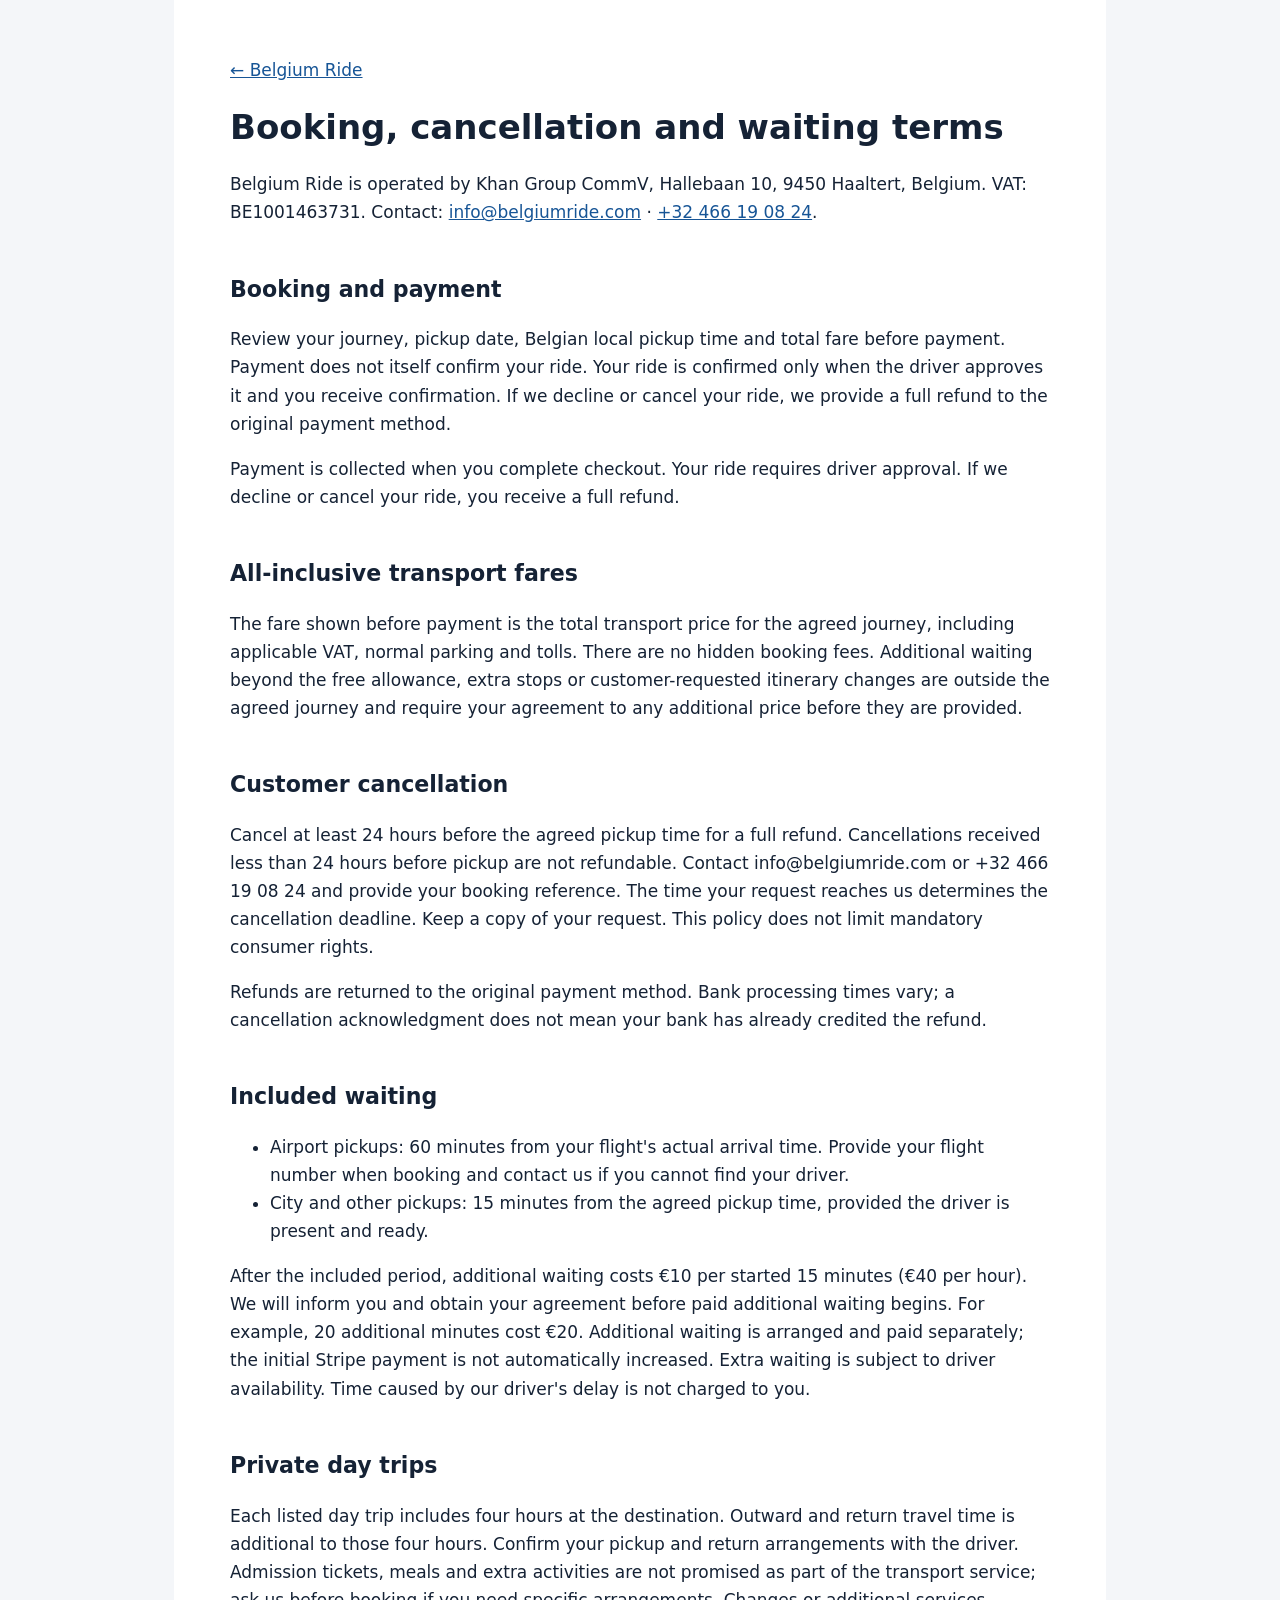
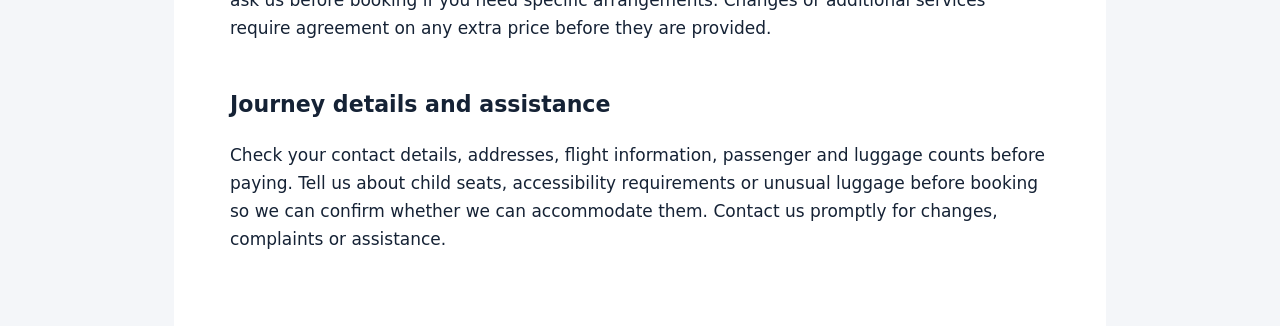
<file: booking-terms.html>
<!doctype html><html lang="en"><head><meta charset="utf-8"><meta name="viewport" content="width=device-width,initial-scale=1"><title>Booking & Cancellation Terms | Belgium Ride</title><link rel="canonical" href="https://belgiumride.com/booking-terms.html"><style>body{font:17px/1.65 system-ui,sans-serif;color:#152235;background:#f4f6f9;margin:0}main{max-width:820px;margin:auto;background:white;padding:clamp(22px,5vw,56px)}a{color:#175596}h1{line-height:1.2}h2{margin-top:2em;font-size:1.3em}</style></head><body><main><a href="/">← Belgium Ride</a><h1>Booking, cancellation and waiting terms</h1>
<p>Belgium Ride is operated by Khan Group CommV, Hallebaan 10, 9450 Haaltert, Belgium. VAT: BE1001463731. Contact: <a href="mailto:info@belgiumride.com">info@belgiumride.com</a> · <a href="tel:+32466190824">+32 466 19 08 24</a>.</p>
<h2>Booking and payment</h2><p>Review your journey, pickup date, Belgian local pickup time and total fare before payment. Payment does not itself confirm your ride. Your ride is confirmed only when the driver approves it and you receive confirmation. If we decline or cancel your ride, we provide a full refund to the original payment method.</p><p>Payment is collected when you complete checkout. Your ride requires driver approval. If we decline or cancel your ride, you receive a full refund.</p>
<h2>All-inclusive transport fares</h2><p>The fare shown before payment is the total transport price for the agreed journey, including applicable VAT, normal parking and tolls. There are no hidden booking fees. Additional waiting beyond the free allowance, extra stops or customer-requested itinerary changes are outside the agreed journey and require your agreement to any additional price before they are provided.</p><h2>Customer cancellation</h2><p>Cancel at least 24 hours before the agreed pickup time for a full refund. Cancellations received less than 24 hours before pickup are not refundable. Contact info@belgiumride.com or +32 466 19 08 24 and provide your booking reference. The time your request reaches us determines the cancellation deadline. Keep a copy of your request. This policy does not limit mandatory consumer rights.</p><p>Refunds are returned to the original payment method. Bank processing times vary; a cancellation acknowledgment does not mean your bank has already credited the refund.</p>
<h2>Included waiting</h2><ul><li>Airport pickups: 60 minutes from your flight's actual arrival time. Provide your flight number when booking and contact us if you cannot find your driver.</li><li>City and other pickups: 15 minutes from the agreed pickup time, provided the driver is present and ready.</li></ul><p>After the included period, additional waiting costs €10 per started 15 minutes (€40 per hour). We will inform you and obtain your agreement before paid additional waiting begins. For example, 20 additional minutes cost €20. Additional waiting is arranged and paid separately; the initial Stripe payment is not automatically increased. Extra waiting is subject to driver availability. Time caused by our driver's delay is not charged to you.</p>
<h2>Private day trips</h2><p>Each listed day trip includes four hours at the destination. Outward and return travel time is additional to those four hours. Confirm your pickup and return arrangements with the driver. Admission tickets, meals and extra activities are not promised as part of the transport service; ask us before booking if you need specific arrangements. Changes or additional services require agreement on any extra price before they are provided.</p>
<h2>Journey details and assistance</h2><p>Check your contact details, addresses, flight information, passenger and luggage counts before paying. Tell us about child seats, accessibility requirements or unusual luggage before booking so we can confirm whether we can accommodate them. Contact us promptly for changes, complaints or assistance.</p></main></body></html>
</file>
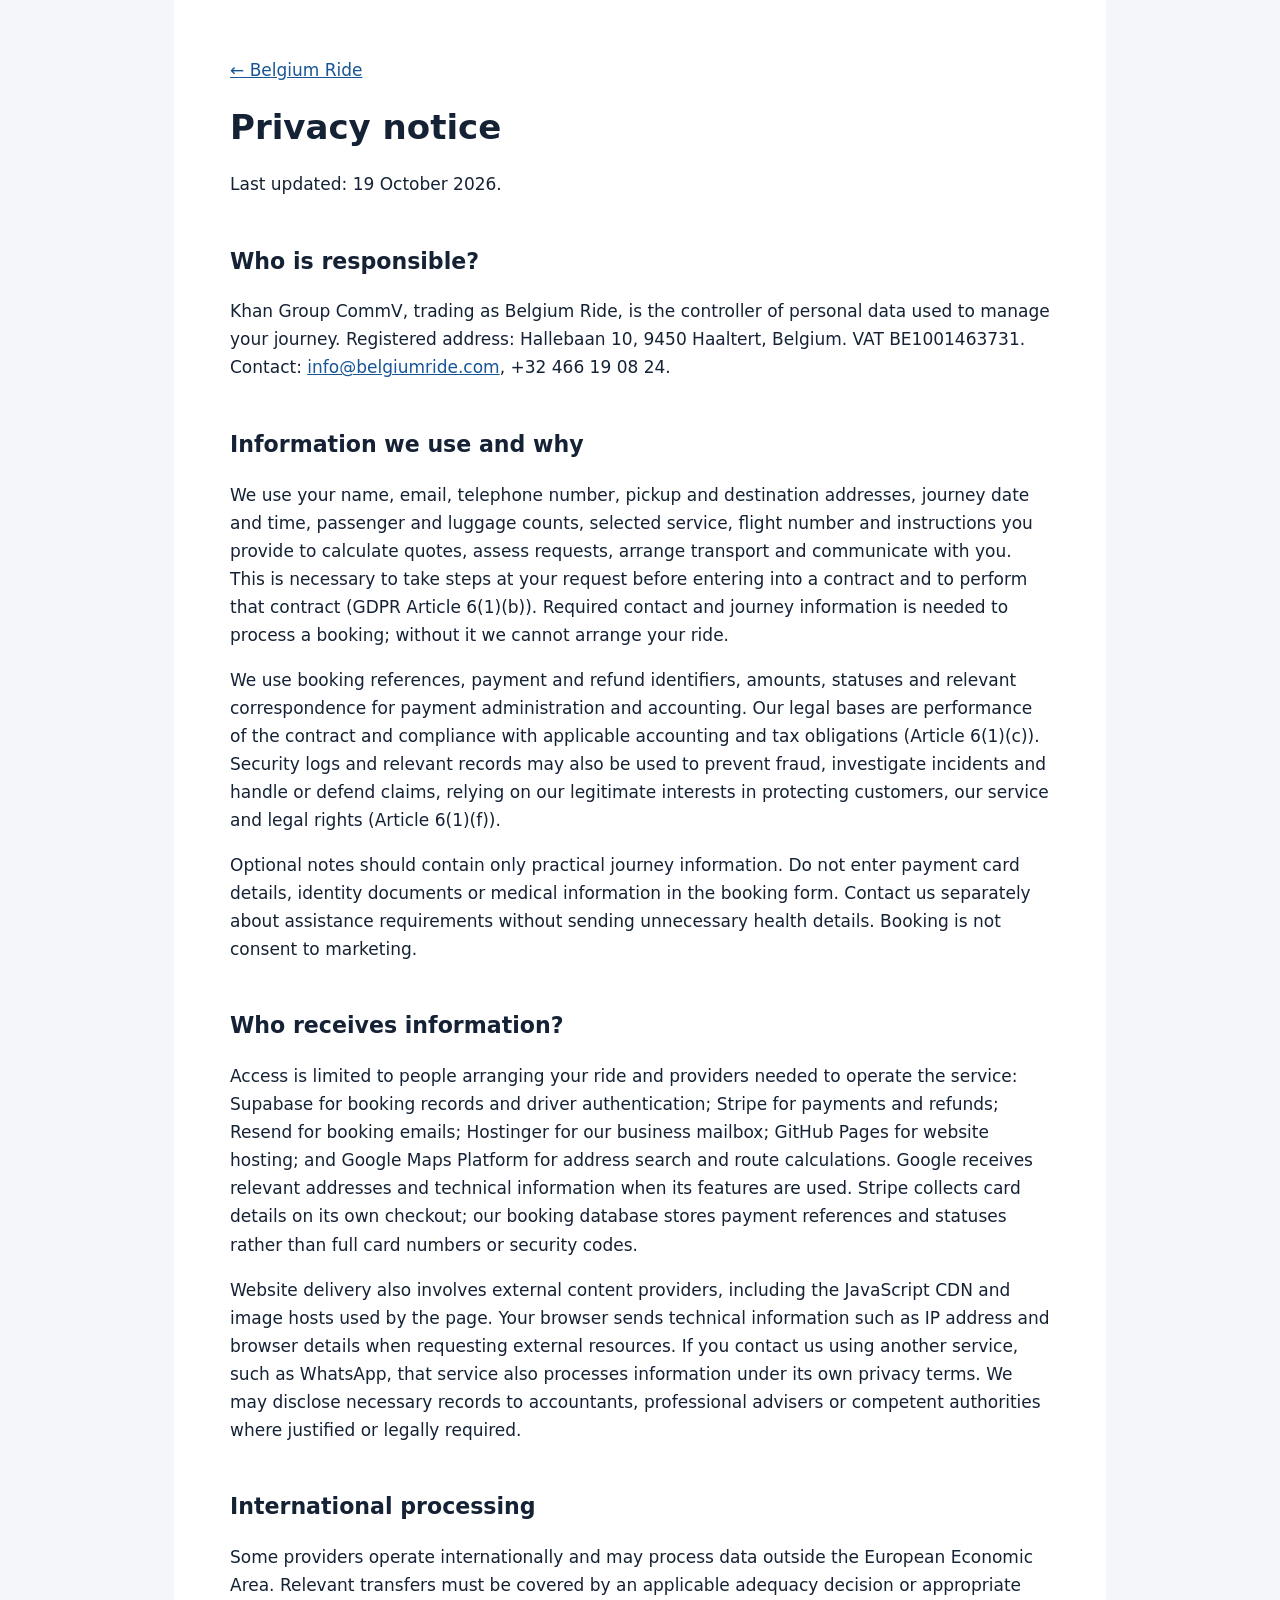
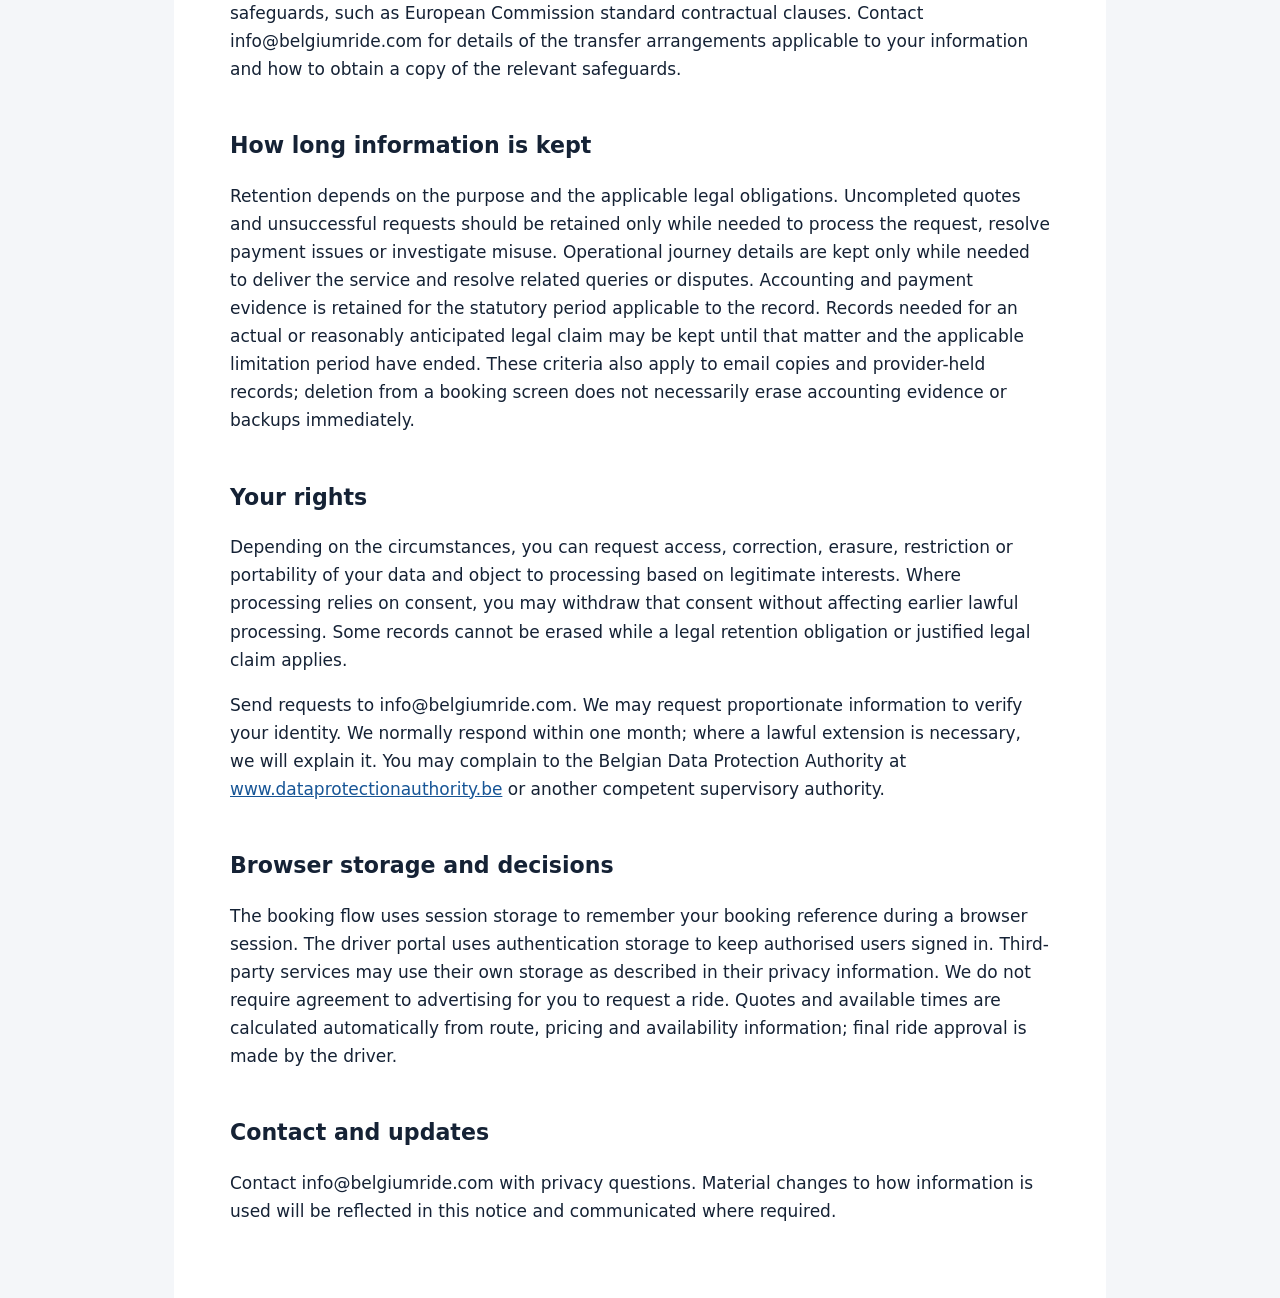
<file: privacy.html>
<!doctype html><html lang="en"><head><meta charset="utf-8"><meta name="viewport" content="width=device-width,initial-scale=1"><title>Privacy Notice | Belgium Ride</title><link rel="canonical" href="https://belgiumride.com/privacy.html"><style>body{font:17px/1.65 system-ui,sans-serif;color:#152235;background:#f4f6f9;margin:0}main{max-width:820px;margin:auto;background:white;padding:clamp(22px,5vw,56px)}a{color:#175596}h1{line-height:1.2}h2{margin-top:2em;font-size:1.3em}</style></head><body><main><a href="/">← Belgium Ride</a><h1>Privacy notice</h1><p>Last updated: 19 October 2026.</p>
<h2>Who is responsible?</h2><p>Khan Group CommV, trading as Belgium Ride, is the controller of personal data used to manage your journey. Registered address: Hallebaan 10, 9450 Haaltert, Belgium. VAT BE1001463731. Contact: <a href="mailto:info@belgiumride.com">info@belgiumride.com</a>, +32 466 19 08 24.</p>
<h2>Information we use and why</h2><p>We use your name, email, telephone number, pickup and destination addresses, journey date and time, passenger and luggage counts, selected service, flight number and instructions you provide to calculate quotes, assess requests, arrange transport and communicate with you. This is necessary to take steps at your request before entering into a contract and to perform that contract (GDPR Article 6(1)(b)). Required contact and journey information is needed to process a booking; without it we cannot arrange your ride.</p><p>We use booking references, payment and refund identifiers, amounts, statuses and relevant correspondence for payment administration and accounting. Our legal bases are performance of the contract and compliance with applicable accounting and tax obligations (Article 6(1)(c)). Security logs and relevant records may also be used to prevent fraud, investigate incidents and handle or defend claims, relying on our legitimate interests in protecting customers, our service and legal rights (Article 6(1)(f)).</p><p>Optional notes should contain only practical journey information. Do not enter payment card details, identity documents or medical information in the booking form. Contact us separately about assistance requirements without sending unnecessary health details. Booking is not consent to marketing.</p>
<h2>Who receives information?</h2><p>Access is limited to people arranging your ride and providers needed to operate the service: Supabase for booking records and driver authentication; Stripe for payments and refunds; Resend for booking emails; Hostinger for our business mailbox; GitHub Pages for website hosting; and Google Maps Platform for address search and route calculations. Google receives relevant addresses and technical information when its features are used. Stripe collects card details on its own checkout; our booking database stores payment references and statuses rather than full card numbers or security codes.</p><p>Website delivery also involves external content providers, including the JavaScript CDN and image hosts used by the page. Your browser sends technical information such as IP address and browser details when requesting external resources. If you contact us using another service, such as WhatsApp, that service also processes information under its own privacy terms. We may disclose necessary records to accountants, professional advisers or competent authorities where justified or legally required.</p>
<h2>International processing</h2><p>Some providers operate internationally and may process data outside the European Economic Area. Relevant transfers must be covered by an applicable adequacy decision or appropriate safeguards, such as European Commission standard contractual clauses. Contact info@belgiumride.com for details of the transfer arrangements applicable to your information and how to obtain a copy of the relevant safeguards.</p>
<h2>How long information is kept</h2><p>Retention depends on the purpose and the applicable legal obligations. Uncompleted quotes and unsuccessful requests should be retained only while needed to process the request, resolve payment issues or investigate misuse. Operational journey details are kept only while needed to deliver the service and resolve related queries or disputes. Accounting and payment evidence is retained for the statutory period applicable to the record. Records needed for an actual or reasonably anticipated legal claim may be kept until that matter and the applicable limitation period have ended. These criteria also apply to email copies and provider-held records; deletion from a booking screen does not necessarily erase accounting evidence or backups immediately.</p>
<h2>Your rights</h2><p>Depending on the circumstances, you can request access, correction, erasure, restriction or portability of your data and object to processing based on legitimate interests. Where processing relies on consent, you may withdraw that consent without affecting earlier lawful processing. Some records cannot be erased while a legal retention obligation or justified legal claim applies.</p><p>Send requests to info@belgiumride.com. We may request proportionate information to verify your identity. We normally respond within one month; where a lawful extension is necessary, we will explain it. You may complain to the Belgian Data Protection Authority at <a href="https://www.dataprotectionauthority.be/citizen">www.dataprotectionauthority.be</a> or another competent supervisory authority.</p>
<h2>Browser storage and decisions</h2><p>The booking flow uses session storage to remember your booking reference during a browser session. The driver portal uses authentication storage to keep authorised users signed in. Third-party services may use their own storage as described in their privacy information. We do not require agreement to advertising for you to request a ride. Quotes and available times are calculated automatically from route, pricing and availability information; final ride approval is made by the driver.</p>
<h2>Contact and updates</h2><p>Contact info@belgiumride.com with privacy questions. Material changes to how information is used will be reflected in this notice and communicated where required.</p></main></body></html>
</file>
